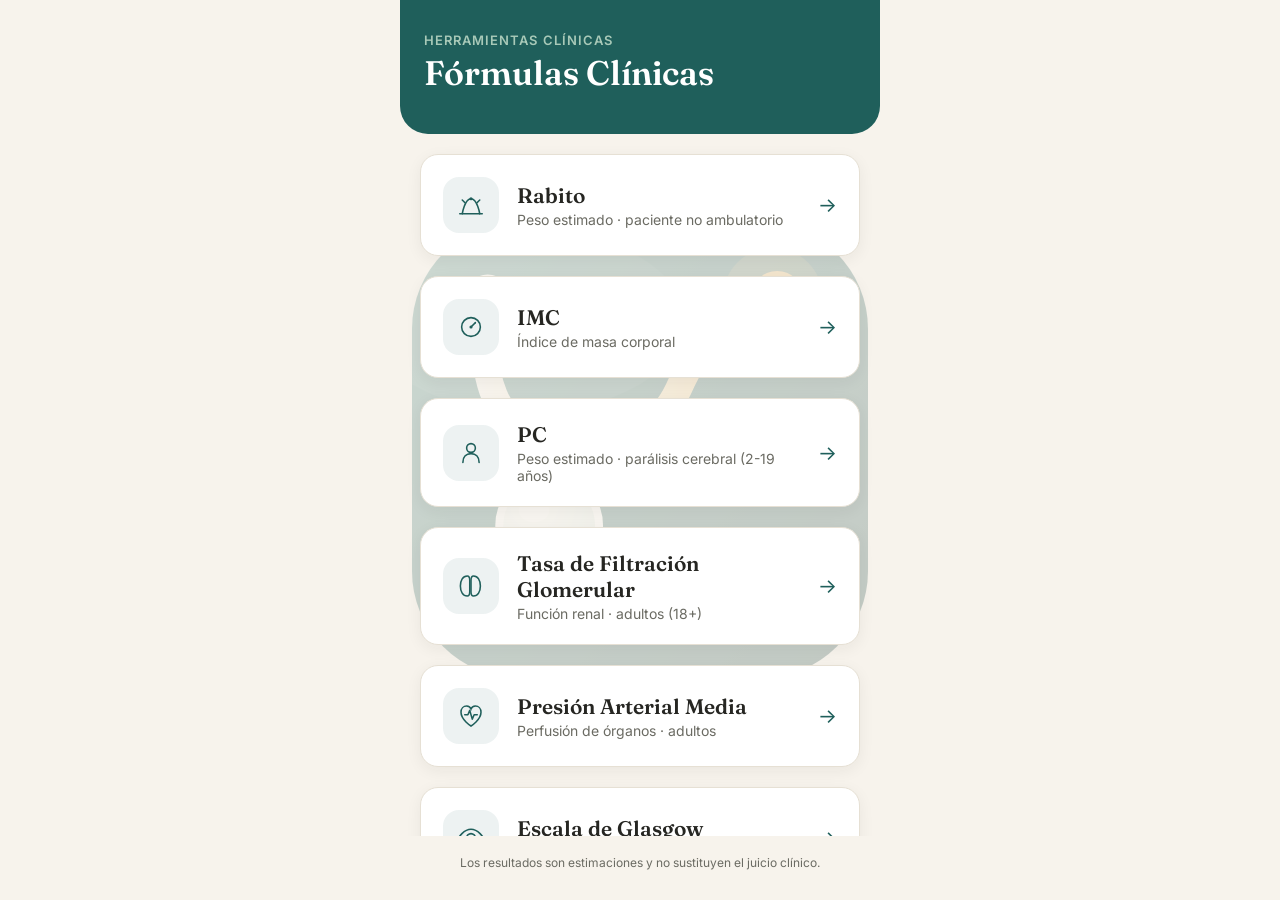
<file: index.html>
<!--
  Fórmulas Clínicas — estructura general del archivo:

  Esta página tiene solo DOS <section class="pantalla">: el menú
  (id="pantalla-menu") y un "cascarón" de fórmula reutilizable
  (id="pantalla-formula"). No hay una página HTML por cada
  fórmula — cuando tocas una tarjeta del menú, app.js reescribe
  el contenido de #contenido-formula con el HTML de Rabito, IMC,
  PC o TFG (function renderX() en app.js), y alterna cuál
  <section> se ve con la clase CSS "activa" (ver estilos.css).

  Los <svg> son íconos dibujados a mano con etiquetas <path>,
  <circle>, etc. (no son imágenes ni una librería de íconos) —
  currentColor hace que tomen el color de texto que le pongamos
  por CSS al elemento que los contiene.
-->
<!DOCTYPE html>
<html lang="es">
<head>
<meta charset="UTF-8">
<meta name="viewport" content="width=device-width, initial-scale=1.0">
<title>Fórmulas Clínicas</title>
<link rel="manifest" href="manifest.json">
<link rel="icon" href="icono-32.png" sizes="32x32" type="image/png">
<link rel="apple-touch-icon" href="icono-180.png">
<meta name="theme-color" content="#1f5f5b">
<link rel="preconnect" href="https://fonts.googleapis.com">
<link rel="preconnect" href="https://fonts.gstatic.com" crossorigin>
<link href="https://fonts.googleapis.com/css2?family=Fraunces:opsz,wght@9..144,500;9..144,600&family=Inter:wght@400;500;600;700&display=swap" rel="stylesheet">
<link rel="stylesheet" href="estilos.css">
</head>
<body>

  <!-- ===================== PANTALLA: MENÚ PRINCIPAL (HUB) ===================== -->
  <section id="pantalla-menu" class="pantalla activa">
    <header class="cabecera-hub">
      <p class="cabecera-eyebrow">Herramientas clínicas</p>
      <h1 class="cabecera-titulo">Fórmulas Clínicas</h1>
    </header>

    <main class="lista-formulas">

      <button class="tarjeta-formula" data-formula="rabito" type="button">
        <span class="tarjeta-icono" aria-hidden="true">
          <svg viewBox="0 0 48 48" fill="none" xmlns="http://www.w3.org/2000/svg">
            <path d="M10 38C10 38 14 14 24 14C34 14 38 38 38 38" stroke="currentColor" stroke-width="2.5" stroke-linecap="round"/>
            <path d="M14 20L10 16M34 20L38 16" stroke="currentColor" stroke-width="2.5" stroke-linecap="round"/>
            <circle cx="24" cy="14" r="2.5" fill="currentColor"/>
            <path d="M6 38H42" stroke="currentColor" stroke-width="2.5" stroke-linecap="round"/>
          </svg>
        </span>
        <span class="tarjeta-texto">
          <span class="tarjeta-nombre">Rabito</span>
          <span class="tarjeta-detalle">Peso estimado · paciente no ambulatorio</span>
        </span>
        <span class="tarjeta-flecha" aria-hidden="true">→</span>
      </button>

      <button class="tarjeta-formula" data-formula="imc" type="button">
        <span class="tarjeta-icono" aria-hidden="true">
          <svg viewBox="0 0 48 48" fill="none" xmlns="http://www.w3.org/2000/svg">
            <circle cx="24" cy="24" r="15" stroke="currentColor" stroke-width="2.5"/>
            <path d="M24 24L31 17" stroke="currentColor" stroke-width="2.5" stroke-linecap="round"/>
            <circle cx="24" cy="24" r="2.5" fill="currentColor"/>
          </svg>
        </span>
        <span class="tarjeta-texto">
          <span class="tarjeta-nombre">IMC</span>
          <span class="tarjeta-detalle">Índice de masa corporal</span>
        </span>
        <span class="tarjeta-flecha" aria-hidden="true">→</span>
      </button>

      <button class="tarjeta-formula" data-formula="pc" type="button">
        <span class="tarjeta-icono" aria-hidden="true">
          <svg viewBox="0 0 48 48" fill="none" xmlns="http://www.w3.org/2000/svg">
            <circle cx="24" cy="16" r="7" stroke="currentColor" stroke-width="2.5"/>
            <path d="M11 39C11 30 16.5 25 24 25C31.5 25 37 30 37 39" stroke="currentColor" stroke-width="2.5" stroke-linecap="round"/>
          </svg>
        </span>
        <span class="tarjeta-texto">
          <span class="tarjeta-nombre">PC</span>
          <span class="tarjeta-detalle">Peso estimado · parálisis cerebral (2-19 años)</span>
        </span>
        <span class="tarjeta-flecha" aria-hidden="true">→</span>
      </button>

      <button class="tarjeta-formula" data-formula="tfg" type="button">
        <span class="tarjeta-icono" aria-hidden="true">
          <svg viewBox="0 0 48 48" fill="none" xmlns="http://www.w3.org/2000/svg">
            <path d="M18 8C11 8 7 15 7 24C7 33 11 40 18 40C21 40 22 37 22 33V15C22 11 21 8 18 8Z" stroke="currentColor" stroke-width="2.5"/>
            <path d="M28 40C35 40 39 33 39 24C39 15 35 8 28 8C25 8 24 11 24 15V33C24 37 25 40 28 40Z" stroke="currentColor" stroke-width="2.5"/>
          </svg>
        </span>
        <span class="tarjeta-texto">
          <span class="tarjeta-nombre">Tasa de Filtración Glomerular</span>
          <span class="tarjeta-detalle">Función renal · adultos (18+)</span>
        </span>
        <span class="tarjeta-flecha" aria-hidden="true">→</span>
      </button>

      <button class="tarjeta-formula" data-formula="pam" type="button">
        <span class="tarjeta-icono" aria-hidden="true">
          <svg viewBox="0 0 48 48" fill="none" xmlns="http://www.w3.org/2000/svg">
            <path d="M24 40C24 40 8 30 8 18C8 12 12 8 17 8C20 8 23 10 24 13C25 10 28 8 31 8C36 8 40 12 40 18C40 30 24 40 24 40Z" stroke="currentColor" stroke-width="2.5"/>
            <path d="M14 22H19L22 15L26 29L29 22H34" stroke="currentColor" stroke-width="2.5" stroke-linecap="round" stroke-linejoin="round"/>
          </svg>
        </span>
        <span class="tarjeta-texto">
          <span class="tarjeta-nombre">Presión Arterial Media</span>
          <span class="tarjeta-detalle">Perfusión de órganos · adultos</span>
        </span>
        <span class="tarjeta-flecha" aria-hidden="true">→</span>
      </button>

      <button class="tarjeta-formula" data-formula="glasgow" type="button">
        <span class="tarjeta-icono" aria-hidden="true">
          <svg viewBox="0 0 48 48" fill="none" xmlns="http://www.w3.org/2000/svg">
            <path d="M4 24C4 24 12 10 24 10C36 10 44 24 44 24C44 24 36 38 24 38C12 38 4 24 4 24Z" stroke="currentColor" stroke-width="2.5"/>
            <circle cx="24" cy="24" r="7" stroke="currentColor" stroke-width="2.5"/>
          </svg>
        </span>
        <span class="tarjeta-texto">
          <span class="tarjeta-nombre">Escala de Glasgow</span>
          <span class="tarjeta-detalle">Nivel de consciencia</span>
        </span>
        <span class="tarjeta-flecha" aria-hidden="true">→</span>
      </button>

    </main>

    <footer class="pie-hub">
      <p>Los resultados son estimaciones y no sustituyen el juicio clínico.</p>
    </footer>
  </section>

  <!-- ===================== PANTALLA: DETALLE DE FÓRMULA (cascarón reutilizable) ===================== -->
  <section id="pantalla-formula" class="pantalla">
    <header class="cabecera-formula">
      <button id="btn-volver" class="btn-volver" type="button" aria-label="Volver al menú">←</button>
      <h2 id="titulo-formula" class="titulo-formula">Fórmula</h2>
      <button id="btn-reiniciar" class="btn-volver" type="button" aria-label="Reiniciar formulario">
        <svg viewBox="0 0 24 24" fill="none" xmlns="http://www.w3.org/2000/svg">
          <path d="M20 12a8 8 0 1 1-2.6-5.9" stroke="currentColor" stroke-width="2" stroke-linecap="round"/>
          <path d="M20 4v5h-5" stroke="currentColor" stroke-width="2" stroke-linecap="round" stroke-linejoin="round"/>
        </svg>
      </button>
    </header>

    <!-- Este <main> arranca vacío (con un texto de respaldo que casi
         nunca se llega a ver) porque su contenido real lo escribe
         app.js con JavaScript cada vez que entras a una fórmula
         distinta — ver contenidoFormula.innerHTML en app.js. -->
    <main id="contenido-formula" class="contenido-formula">
      <p class="placeholder-formula">Esta pantalla se construye en el siguiente paso.</p>
    </main>
  </section>

<script src="formulas.js"></script>
<script src="app.js"></script>
<script>
  // Registra el service worker para que la app funcione sin internet
  // después de la primera vez que se abre. Si el navegador no lo
  // soporta (muy raro hoy en día), la app sigue funcionando igual,
  // solo que sin el modo offline.
  if ('serviceWorker' in navigator) {
    window.addEventListener('load', () => {
      navigator.serviceWorker.register('sw.js');
    });
  }
</script>
</body>
</html>
</file>
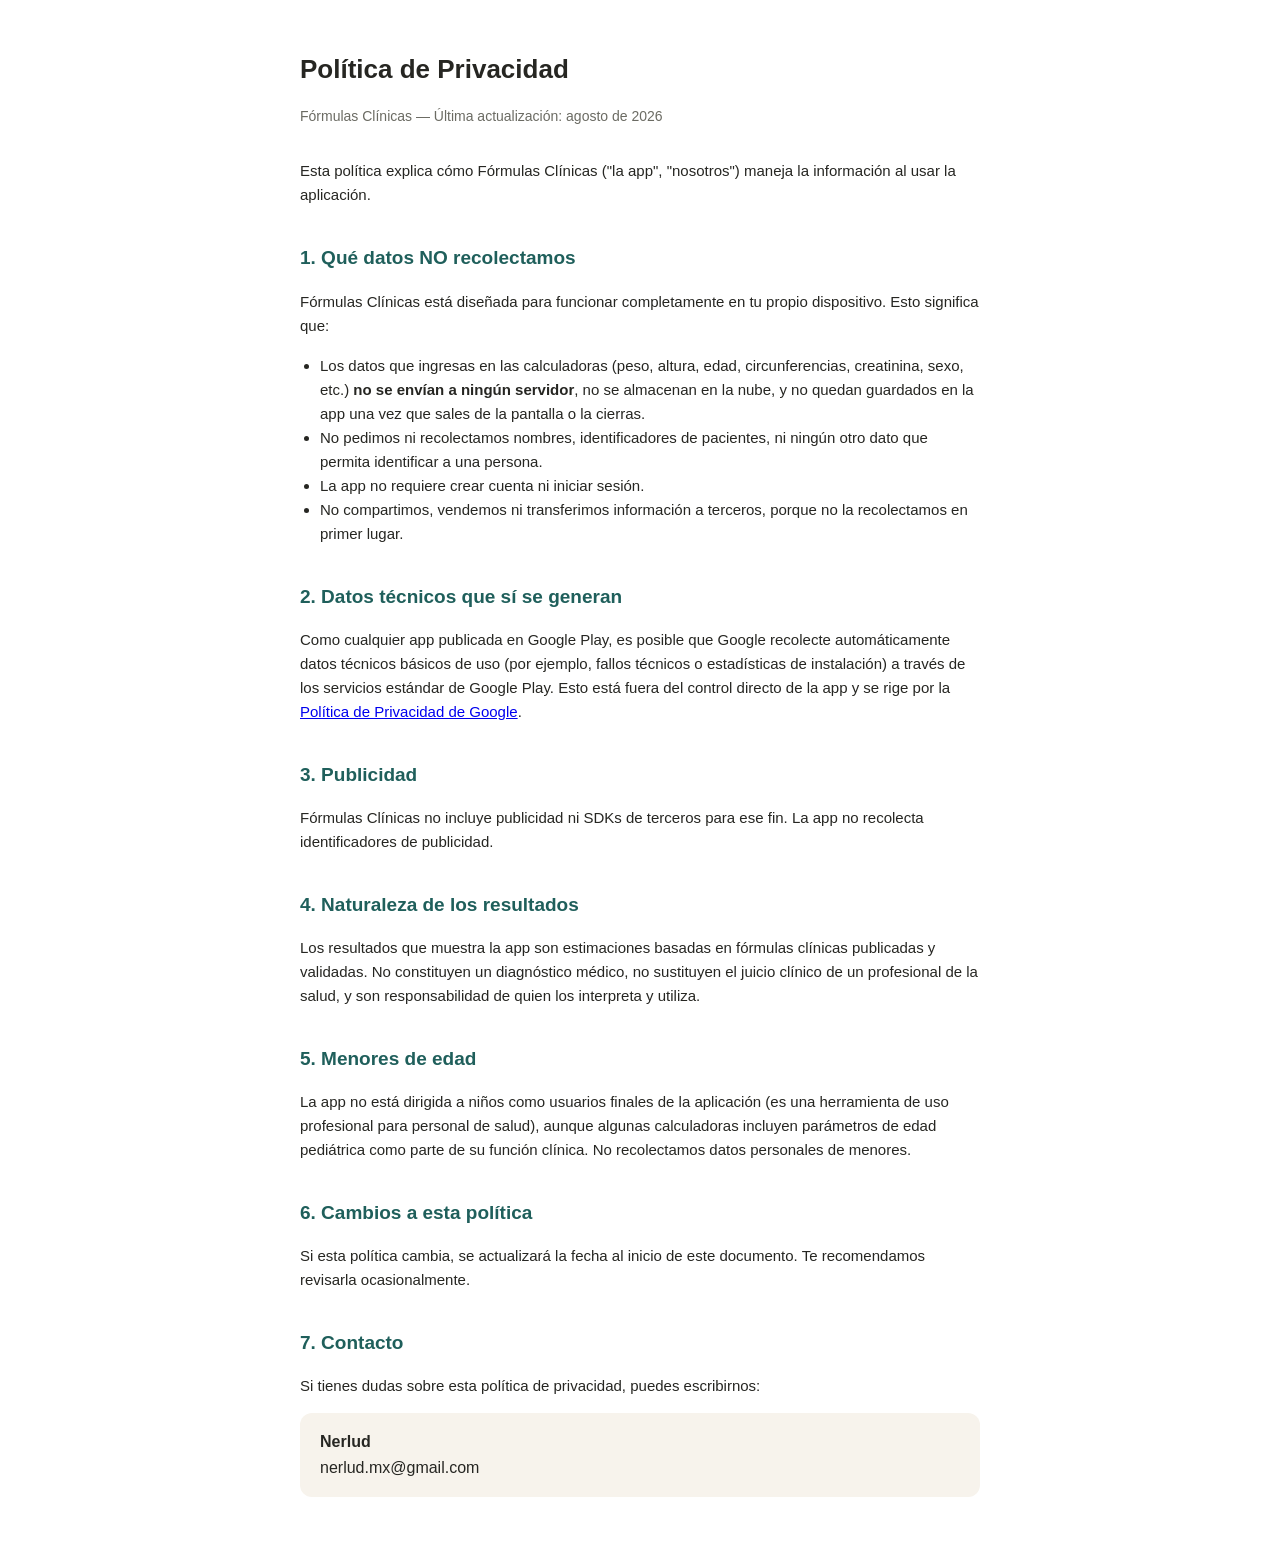
<file: privacidad.html>
<!DOCTYPE html>
<html lang="es">
<head>
<meta charset="UTF-8">
<meta name="viewport" content="width=device-width, initial-scale=1.0">
<title>Política de Privacidad — Fórmulas Clínicas</title>
<style>
  body {
    font-family: -apple-system, BlinkMacSystemFont, 'Inter', sans-serif;
    max-width: 680px;
    margin: 0 auto;
    padding: 32px 20px 60px;
    color: #262622;
    line-height: 1.6;
  }
  h1 { font-size: 26px; margin-bottom: 4px; }
  .fecha { color: #6b6b63; font-size: 14px; margin-bottom: 32px; }
  h2 { font-size: 19px; margin-top: 36px; color: #1f5f5b; }
  p, li { font-size: 15px; }
  ul { padding-left: 20px; }
  .contacto {
    background: #f7f3ec;
    border-radius: 12px;
    padding: 16px 20px;
    margin-top: 12px;
  }
</style>
</head>
<body>

<h1>Política de Privacidad</h1>
<p class="fecha">Fórmulas Clínicas — Última actualización: agosto de 2026</p>

<p>Esta política explica cómo Fórmulas Clínicas ("la app", "nosotros") maneja la información al usar la aplicación.</p>

<h2>1. Qué datos NO recolectamos</h2>
<p>Fórmulas Clínicas está diseñada para funcionar completamente en tu propio dispositivo. Esto significa que:</p>
<ul>
  <li>Los datos que ingresas en las calculadoras (peso, altura, edad, circunferencias, creatinina, sexo, etc.) <strong>no se envían a ningún servidor</strong>, no se almacenan en la nube, y no quedan guardados en la app una vez que sales de la pantalla o la cierras.</li>
  <li>No pedimos ni recolectamos nombres, identificadores de pacientes, ni ningún otro dato que permita identificar a una persona.</li>
  <li>La app no requiere crear cuenta ni iniciar sesión.</li>
  <li>No compartimos, vendemos ni transferimos información a terceros, porque no la recolectamos en primer lugar.</li>
</ul>

<h2>2. Datos técnicos que sí se generan</h2>
<p>Como cualquier app publicada en Google Play, es posible que Google recolecte automáticamente datos técnicos básicos de uso (por ejemplo, fallos técnicos o estadísticas de instalación) a través de los servicios estándar de Google Play. Esto está fuera del control directo de la app y se rige por la <a href="https://policies.google.com/privacy" target="_blank">Política de Privacidad de Google</a>.</p>

<h2>3. Publicidad</h2>
<p>Fórmulas Clínicas no incluye publicidad ni SDKs de terceros para ese fin. La app no recolecta identificadores de publicidad.</p>

<h2>4. Naturaleza de los resultados</h2>
<p>Los resultados que muestra la app son estimaciones basadas en fórmulas clínicas publicadas y validadas. No constituyen un diagnóstico médico, no sustituyen el juicio clínico de un profesional de la salud, y son responsabilidad de quien los interpreta y utiliza.</p>

<h2>5. Menores de edad</h2>
<p>La app no está dirigida a niños como usuarios finales de la aplicación (es una herramienta de uso profesional para personal de salud), aunque algunas calculadoras incluyen parámetros de edad pediátrica como parte de su función clínica. No recolectamos datos personales de menores.</p>

<h2>6. Cambios a esta política</h2>
<p>Si esta política cambia, se actualizará la fecha al inicio de este documento. Te recomendamos revisarla ocasionalmente.</p>

<h2>7. Contacto</h2>
<p>Si tienes dudas sobre esta política de privacidad, puedes escribirnos:</p>
<div class="contacto">
  <strong>Nerlud</strong><br>
  nerlud.mx@gmail.com
</div>

</body>
</html>
</file>
<file: estilos.css>
/* =========================================================
   TOKENS — identidad visual del hub de fórmulas clínicas

   Las variables --algo definidas aquí en :root (la raíz del
   documento) funcionan como "constantes" de diseño: se escribe
   el color/tamaño UNA sola vez aquí, y en el resto del archivo
   se usa var(--color-primario) en vez de escribir "#1f5f5b" cada
   vez. Cambiar la paleta completa de la app es, en teoría, tan
   simple como cambiar estas líneas.
   ========================================================= */
:root {
  --color-primario: #1f5f5b;      /* teal profundo — cabecera, acentos fuertes */
  --color-primario-suave: #2d7873;
  --color-secundario: #a8c9b8;    /* menta suave — apoyo, fondos de icono */
  --color-fondo: #f7f3ec;         /* papel cálido */
  --color-superficie: #ffffff;
  --color-texto: #262622;
  --color-texto-suave: #6b6b63;
  --color-acento: #c9922f;        /* dorado clínico — usar con moderación */
  --color-borde: #e6e0d4;

  --fuente-display: 'Fraunces', serif;
  --fuente-ui: 'Inter', -apple-system, BlinkMacSystemFont, sans-serif;

  --radio: 18px;
  --sombra: 0 4px 16px rgba(38, 38, 34, 0.06);
}

* { box-sizing: border-box; } /* padding y border ya no se suman al ancho/alto que uno define */

html, body {
  margin: 0;
  padding: 0;
  height: 100%;
  background: var(--color-fondo);
  color: var(--color-texto);
  font-family: var(--fuente-ui);
  -webkit-font-smoothing: antialiased;
  overflow: hidden; /* nada de scroll en html/body — cada pantalla controla su propio scroll interno */
}

body {
  max-width: 480px;
  margin: 0 auto;
  /* 100vh a veces incluye el espacio detrás de la barra del navegador
     en el celular (y el contenido queda tapado). 100svh ("small
     viewport height") es la altura garantizada aunque esa barra esté
     visible — la primera línea es un respaldo para navegadores viejos
     que no conocen "svh" todavía; si lo entienden, la segunda gana. */
  height: 100vh;
  height: 100svh;
  display: flex;
  flex-direction: column;
  position: relative;
  overflow: hidden;
}

/* Marca de agua del logo — fondo fijo, tenue, detrás de toda la
   app. Incrustada en base64 (no un archivo aparte) para que
   funcione igual en los 4 archivos y en la versión de un solo
   archivo para móvil. position:absolute (no fixed) porque el
   body tiene overflow:hidden, que puede recortar los elementos
   fixed — con absolute queda ligado al propio tamaño del body,
   que en móvil ya cubre toda la pantalla. z-index negativo: pinta
   detrás de cualquier pantalla o tarjeta, sin interferir con nada. */
body::before {
  content: '';
  position: absolute;
  inset: 0;
  background-image: url('[data-uri]');
  background-repeat: no-repeat;
  background-position: center;
  background-size: 95%;
  opacity: 0.22;
  z-index: 0;
  pointer-events: none;
}

/* Todo el contenido real de la app debe pintarse encima de la
   marca de agua (que quedó en z-index:0 dentro del stacking
   context del body). */
.pantalla {
  position: relative;
  z-index: 1;
}


/* =========================================================
   SISTEMA DE PANTALLAS
   ========================================================= */
.pantalla {
  display: none;
  flex-direction: column;
  height: 100vh;
  height: 100svh;
  width: 100%;
  animation: aparecer 0.22s ease-out;
}
.pantalla.activa {
  display: flex;
}
#pantalla-menu {
  overflow-y: auto;
}
#pantalla-formula {
  overflow: hidden;
}
@keyframes aparecer {
  from { opacity: 0; transform: translateY(6px); }
  to   { opacity: 1; transform: translateY(0); }
}

/* =========================================================
   PANTALLA: MENÚ / HUB
   ========================================================= */
.cabecera-hub {
  background: var(--color-primario);
  padding: 32px 24px 40px;
  border-radius: 0 0 28px 28px;
}
.cabecera-eyebrow {
  margin: 0 0 4px;
  font-size: 13px;
  font-weight: 600;
  letter-spacing: 0.08em;
  text-transform: uppercase;
  color: var(--color-secundario);
}
.cabecera-titulo {
  margin: 0;
  font-family: var(--fuente-display);
  font-weight: 600;
  font-size: clamp(26px, 8vw, 34px);
  color: #ffffff;
}

.lista-formulas {
  flex: 1;
  min-height: 0;
  /* Sin esto, cuando las tarjetas no caben en el espacio asignado
     por flex:1, el sobrante se sale visualmente por debajo de esta
     caja en vez de quedar disponible con scroll — causaba que el
     pie de página se superpusiera con la última tarjeta al crecer
     la lista de fórmulas. Con overflow-y:auto, esta lista se
     vuelve su propia región de scroll: la cabecera y el pie quedan
     siempre visibles arriba/abajo, y las tarjetas se deslizan
     independientes en medio. */
  overflow-y: auto;
  padding: 20px 20px 8px;
  display: flex;
  flex-direction: column;
  /* Antes era "center" (se veía bien centrado con solo 4 tarjetas
     en pantallas altas), pero con más fórmulas agregadas el
     contenido ya no cabe en una pantalla — centrar contenido que
     desborda hace que el pie de página termine superponiéndose con
     la última tarjeta en vez de quedar debajo. "flex-start" crece
     hacia abajo de forma predecible sin importar cuántas tarjetas
     haya, y sigue viéndose bien con pocas gracias al gap. */
  justify-content: flex-start;
  gap: 20px;
}

.tarjeta-formula {
  display: flex;
  align-items: center;
  gap: 18px;
  width: 100%;
  padding: 22px;
  background: var(--color-superficie);
  border: 1px solid var(--color-borde);
  border-radius: var(--radio);
  box-shadow: var(--sombra);
  font-family: var(--fuente-ui);
  text-align: left;
  cursor: pointer;
  transition: transform 0.15s ease, box-shadow 0.15s ease;
}
.tarjeta-formula:active {
  transform: scale(0.98);
}
.tarjeta-formula:hover {
  box-shadow: 0 6px 20px rgba(38, 38, 34, 0.1);
}

.tarjeta-icono {
  flex-shrink: 0;
  width: 56px;
  height: 56px;
  border-radius: 16px;
  background: rgba(31, 95, 91, 0.08);
  color: var(--color-primario);
  display: flex;
  align-items: center;
  justify-content: center;
}
.tarjeta-icono svg { width: 30px; height: 30px; }

.tarjeta-texto {
  flex: 1;
  display: flex;
  flex-direction: column;
  gap: 3px;
  min-width: 0;
}
.tarjeta-nombre {
  font-family: var(--fuente-display);
  font-weight: 600;
  font-size: 21px;
  color: var(--color-texto);
}
.tarjeta-detalle {
  font-size: 14px;
  color: var(--color-texto-suave);
}

.tarjeta-flecha {
  color: var(--color-primario);
  font-size: 20px;
  flex-shrink: 0;
}

.tarjeta-formula--proxima {
  opacity: 0.55;
  cursor: not-allowed;
}
.tarjeta-formula--proxima:active {
  transform: none;
}
.tarjeta-etiqueta {
  flex-shrink: 0;
  font-size: 11px;
  font-weight: 600;
  color: var(--color-acento);
  background: rgba(201, 146, 47, 0.12);
  padding: 5px 10px;
  border-radius: 100px;
}

.pie-hub {
  padding: 18px 28px 28px;
  text-align: center;
}
.pie-hub p {
  margin: 0;
  font-size: 12px;
  color: var(--color-texto-suave);
  line-height: 1.5;
}

/* =========================================================
   PANTALLA: DETALLE DE FÓRMULA (estructura base)
   ========================================================= */
.cabecera-formula {
  display: flex;
  align-items: center;
  padding: 12px 16px;
  flex-shrink: 0;
  border-bottom: 1px solid var(--color-borde);
  background: var(--color-superficie);
}
.btn-volver {
  width: 38px;
  height: 38px;
  border-radius: 50%;
  border: none;
  background: var(--color-fondo);
  color: var(--color-primario);
  font-size: 18px;
  flex-shrink: 0;
  display: flex;
  align-items: center;
  justify-content: center;
  cursor: pointer;
}
.btn-volver svg {
  width: 18px;
  height: 18px;
}
.titulo-formula {
  flex: 1;
  text-align: center;
  margin: 0;
  font-family: var(--fuente-display);
  font-weight: 600;
  font-size: 20px;
}

.contenido-formula {
  flex: 1;
  min-height: 0;
  padding: 14px 20px 10px;
  display: flex;
  flex-direction: column;
  overflow-y: auto;
  -webkit-overflow-scrolling: touch;
}
.placeholder-formula {
  color: var(--color-texto-suave);
  text-align: center;
  margin-top: 60px;
  font-size: 14px;
}

/* =========================================================
   PANTALLA DE FÓRMULA — contenido interno (Rabito y similares)
   ========================================================= */
.pantalla-formula-int {
  flex: 1;
  min-height: 0;
  width: 100%;
  display: flex;
  flex-direction: column;
  align-items: center;
  /* Se probó "justify-content: safe center" para mantener el
     centrado visual de las pantallas cortas (Rabito, IMC, etc.) sin
     romper las largas (Glasgow) — pero al probarlo de verdad con
     Playwright, no se comportó de forma confiable: el contenido de
     Glasgow seguía quedando fuera de alcance con scroll, señal de
     que "safe" no se puede dar por garantizado en todos los
     navegadores/dispositivos reales. Se optó por "flex-start", la
     misma solución ya verificada y funcionando en el hub — las
     pantallas cortas ya no quedan perfectamente centradas en
     pantallas muy altas, pero TODAS son 100% alcanzables con scroll,
     sin excepción, en cualquier navegador. */
  justify-content: flex-start;
  gap: 22px;
}

.grupo-resultado {
  display: flex;
  flex-direction: column;
  align-items: center;
}

/* Selector de sexo pequeño (solo se usa dentro de campos-medidas ahora) */
.selector-sexo {
  display: flex;
  gap: 10px;
}
.opcion-sexo {
  width: 48px;
  height: 48px;
  border-radius: 50%;
  border: 1.5px solid var(--color-borde);
  background: var(--color-superficie);
  color: var(--color-texto-suave);
  display: flex;
  align-items: center;
  justify-content: center;
  cursor: pointer;
  transition: all 0.15s ease;
}
.opcion-sexo svg {
  width: 18px;
  height: 30px;
}
.opcion-sexo.activo {
  border-color: var(--color-primario);
  background: var(--color-primario);
  color: #ffffff;
}

/* Selector tipo "segmented control", integrado como un campo más
   (sexo, GMFCS) — misma altura y estilo que los inputs de texto,
   para que se vea claramente como un dato por llenar. */
.campo-segmentado {
  display: flex;
  border: 1.5px solid var(--color-borde);
  border-radius: 12px;
  overflow: hidden;
  background: var(--color-superficie);
}
.opcion-segmentada {
  flex: 1;
  display: flex;
  align-items: center;
  justify-content: center;
  gap: 6px;
  padding: 11px 4px;
  border: none;
  border-left: 1.5px solid var(--color-borde);
  background: transparent;
  color: var(--color-texto-suave);
  font-family: var(--fuente-ui);
  font-size: 13px;
  font-weight: 600;
  cursor: pointer;
  transition: all 0.15s ease;
}
.opcion-segmentada:first-child {
  border-left: none;
}
.opcion-segmentada svg {
  width: 13px;
  height: 22px;
}
.opcion-segmentada.activo {
  background: var(--color-primario);
  color: #ffffff;
}
.descripcion-gmfcs {
  margin: 4px 0 0;
  font-size: 11px;
  color: var(--color-texto-suave);
  text-align: center;
  min-height: 14px;
}

/* Variante en lista vertical de .campo-segmentado — para escalas con
   opciones de texto largo (ej. Glasgow: "Localiza el dolor"), que no
   caben bien en botones horizontales lado a lado. */
.campo-lista {
  display: flex;
  flex-direction: column;
  border: 1.5px solid var(--color-borde);
  border-radius: 12px;
  overflow: hidden;
  background: var(--color-superficie);
}
.opcion-lista {
  display: flex;
  align-items: center;
  justify-content: space-between;
  gap: 10px;
  padding: 11px 14px;
  border: none;
  border-top: 1.5px solid var(--color-borde);
  background: transparent;
  color: var(--color-texto);
  font-family: var(--fuente-ui);
  font-size: 13px;
  font-weight: 500;
  text-align: left;
  cursor: pointer;
  transition: all 0.15s ease;
}
.opcion-lista:first-child {
  border-top: none;
}
.opcion-lista-puntaje {
  flex-shrink: 0;
  min-width: 22px;
  height: 22px;
  border-radius: 100px;
  background: var(--color-fondo);
  color: var(--color-texto-suave);
  font-size: 12px;
  font-weight: 700;
  display: flex;
  align-items: center;
  justify-content: center;
  transition: all 0.15s ease;
}
.opcion-lista.activo {
  background: var(--color-secundario);
  font-weight: 600;
}
.opcion-lista.activo .opcion-lista-puntaje {
  background: var(--color-primario);
  color: #ffffff;
}

/* Sección plegable de "Sobre esta fórmula" — usa <details>/<summary>
   nativo de HTML (sin JS: el navegador ya sabe abrir/cerrar solo),
   colapsada por default para no estorbar visualmente. */
.info-fuente {
  border: 1px solid var(--color-borde);
  border-radius: 12px;
  background: var(--color-superficie);
  overflow: hidden;
  /* Sin esto, dentro de .campos-medidas (que es flex-column), el
     propio overflow:hidden de aquí arriba (necesario para las
     esquinas redondeadas) le da permiso al navegador de "aplastar"
     esta caja por debajo de su altura real de contenido cuando no
     alcanza el espacio — pasaba en Glasgow, donde las 3 listas ya
     ocupan mucho: la sección de información se comprimía a 2px de
     alto, con el texto invisible aunque estuviera "abierta".
     flex-shrink:0 la protege de ese aplastamiento; el contenedor
     que sí debe crecer/encogerse es el scroll de #contenido-formula,
     no esta caja. */
  flex-shrink: 0;
}
.info-fuente summary {
  padding: 12px 14px;
  font-size: 13px;
  font-weight: 600;
  color: var(--color-primario);
  cursor: pointer;
  list-style: none;
  display: flex;
  align-items: center;
  gap: 6px;
}
.info-fuente summary::-webkit-details-marker {
  display: none;
}
.info-fuente summary::after {
  content: '▾';
  margin-left: auto;
  transition: transform 0.15s ease;
}
.info-fuente[open] summary::after {
  transform: rotate(180deg);
}
.info-fuente-contenido {
  padding: 0 14px 14px;
  font-size: 12.5px;
  line-height: 1.6;
  color: var(--color-texto-suave);
}
.info-fuente-contenido p {
  margin: 0 0 8px;
}
.info-fuente-contenido p:last-child {
  margin-bottom: 0;
}
.info-fuente-contenido strong {
  color: var(--color-texto);
}

/* Arco de resultado
   clamp(mínimo, preferido, máximo): el tamaño "preferido" (46vh,
   8vh, etc. = % de la altura de pantalla) se usa mientras quede
   entre el mínimo y el máximo — así el arco y el número se ven
   proporcionales tanto en un celular chico como en uno grande,
   sin quedar nunca demasiado chico ni demasiado enorme. */
.arco-resultado {
  position: relative;
  width: clamp(190px, 46vh, 260px);
  max-width: 100%;
}
.arco-svg {
  width: 100%;
  display: block;
}
/* Línea gris de fondo, siempre visible detrás del progreso o las zonas */
.arco-fondo {
  fill: none;
  stroke: var(--color-borde);
  stroke-width: 14;
  stroke-linecap: round;
}
/* Usada en Rabito/PC: su stroke-dashoffset lo controla app.js en
   cada actualizar(), para que se vea "llenar" según cuántos campos
   ya se completaron (ver el comentario de este truco en app.js). */
.arco-progreso {
  fill: none;
  stroke: var(--color-primario);
  stroke-width: 14;
  stroke-linecap: round;
  transition: stroke-dashoffset 0.25s ease;
}
/* Usada en IMC/TFG: cada <path class="arco-zona"> lo genera app.js
   (construirTresZonasSvg) con un color distinto, para los 3 tercios */
.arco-zona {
  fill: none;
  stroke-width: 14;
  stroke-linecap: round;
}
/* El puntito que marca el resultado exacto sobre el arco de zonas.
   Su posición (cx, cy) y color los mueve app.js con JavaScript puro
   (marcador.setAttribute) — aquí en CSS solo se define cómo se ve. */
.arco-marcador {
  stroke: #ffffff;
  stroke-width: 2.5;
  transition: cx 0.25s ease, cy 0.25s ease, fill 0.25s ease;
}
.arco-centro {
  position: absolute;
  left: 50%;
  bottom: 8px;
  transform: translateX(-50%);
  display: flex;
  align-items: baseline;
  gap: 5px;
}
.arco-valor {
  font-family: var(--fuente-display);
  font-weight: 600;
  font-size: clamp(34px, 8vh, 54px);
  color: var(--color-texto);
  line-height: 1;
}

/* Resultado simple, sin arco — para escalas de puntaje corto y sin
   rango numérico continuo (ej. Glasgow: solo 13 valores posibles,
   de 3 a 15), donde el arco no aporta nada que el texto no diga ya. */
.resultado-simple {
  text-align: center;
  padding: 20px 0 8px;
}
.resultado-simple .arco-valor {
  font-size: clamp(48px, 14vh, 76px);
}
.arco-unidad {
  font-size: 18px;
  font-weight: 600;
  color: var(--color-texto-suave);
}

.etiqueta-resultado {
  margin: 8px 0 0;
  font-size: 17px;
  font-weight: 600;
  color: var(--color-texto);
  text-align: center;
}
.nota-estimacion {
  margin: 2px 0 0;
  font-size: 12px;
  color: var(--color-texto-suave);
}
.categoria-imc {
  margin: 3px 0 0;
  font-size: 14px;
  font-weight: 600;
  text-align: center;
  transition: color 0.25s ease;
}
.nota-metodo {
  margin: 4px 0 0;
  font-size: 11px;
  color: var(--color-primario-suave);
  text-align: center;
  max-width: 280px;
}
.peso-ideal {
  margin: 6px 0 0;
  font-size: 12.5px;
  color: var(--color-texto-suave);
  text-align: center;
}
.diferencia-peso {
  margin: 2px 0 0;
  font-size: 12.5px;
  font-weight: 600;
  color: var(--color-texto);
  text-align: center;
}

/* Campos de medidas */
.campos-medidas {
  width: 100%;
  display: flex;
  flex-direction: column;
  gap: 12px;
}
.campo {
  display: flex;
  flex-direction: column;
  gap: 5px;
}
.campo-etiqueta {
  font-size: 13px;
  font-weight: 500;
  color: var(--color-texto-suave);
}
.aviso-campo {
  font-size: 11px;
  font-weight: 600;
  color: #c9634a;
  min-height: 0;
}
.aviso-campo:empty {
  display: none;
}
.campo-input-wrap {
  display: flex;
  align-items: center;
  border: 1.5px solid var(--color-borde);
  border-radius: 12px;
  padding: 12px 14px;
  background: var(--color-superficie);
}
.campo-input-wrap:focus-within {
  border-color: var(--color-primario);
}
.campo-input-wrap input {
  flex: 1;
  border: none;
  outline: none;
  font-family: var(--fuente-ui);
  font-size: 17px;
  font-weight: 600;
  color: var(--color-texto);
  background: transparent;
  width: 100%;
  -moz-appearance: textfield;
}
.campo-input-wrap input::-webkit-outer-spin-button,
.campo-input-wrap input::-webkit-inner-spin-button {
  -webkit-appearance: none;
  margin: 0;
}
.campo-unidad {
  font-size: 13px;
  font-weight: 600;
  color: var(--color-texto-suave);
}
</file>
